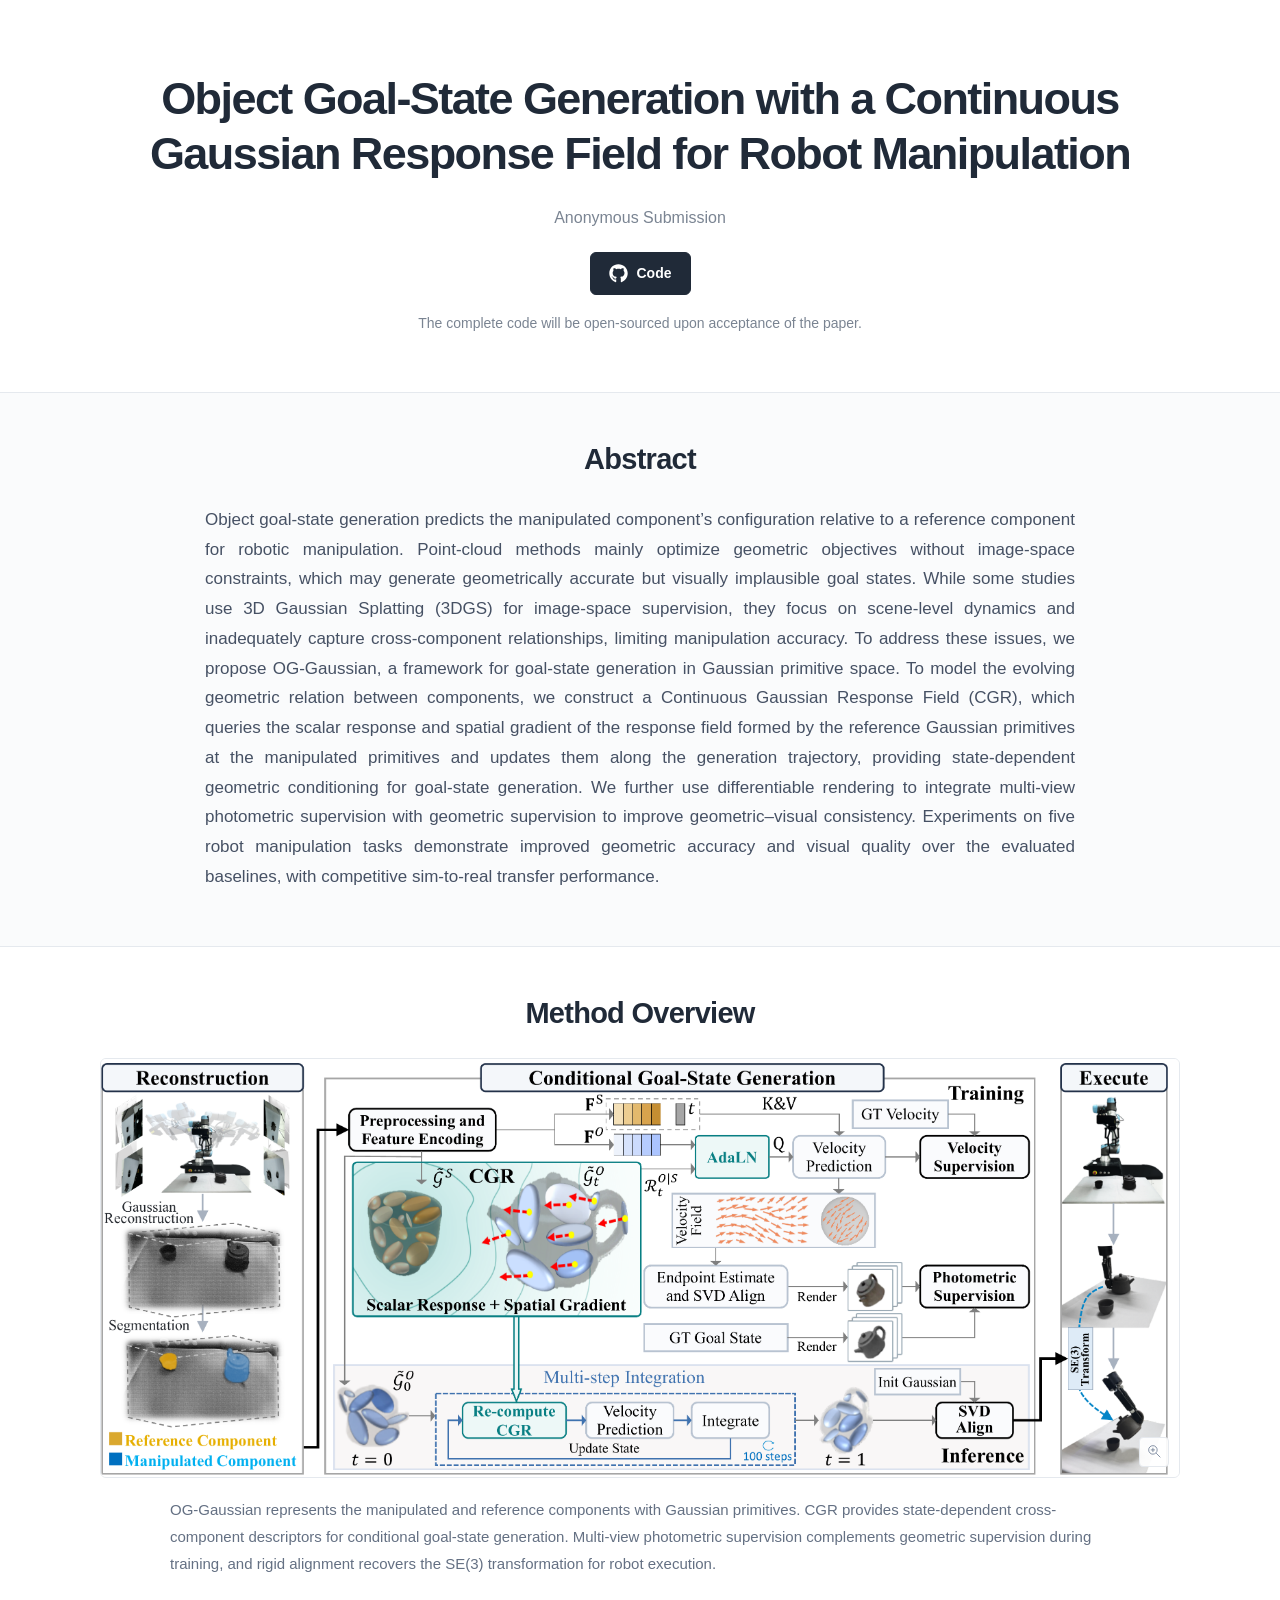
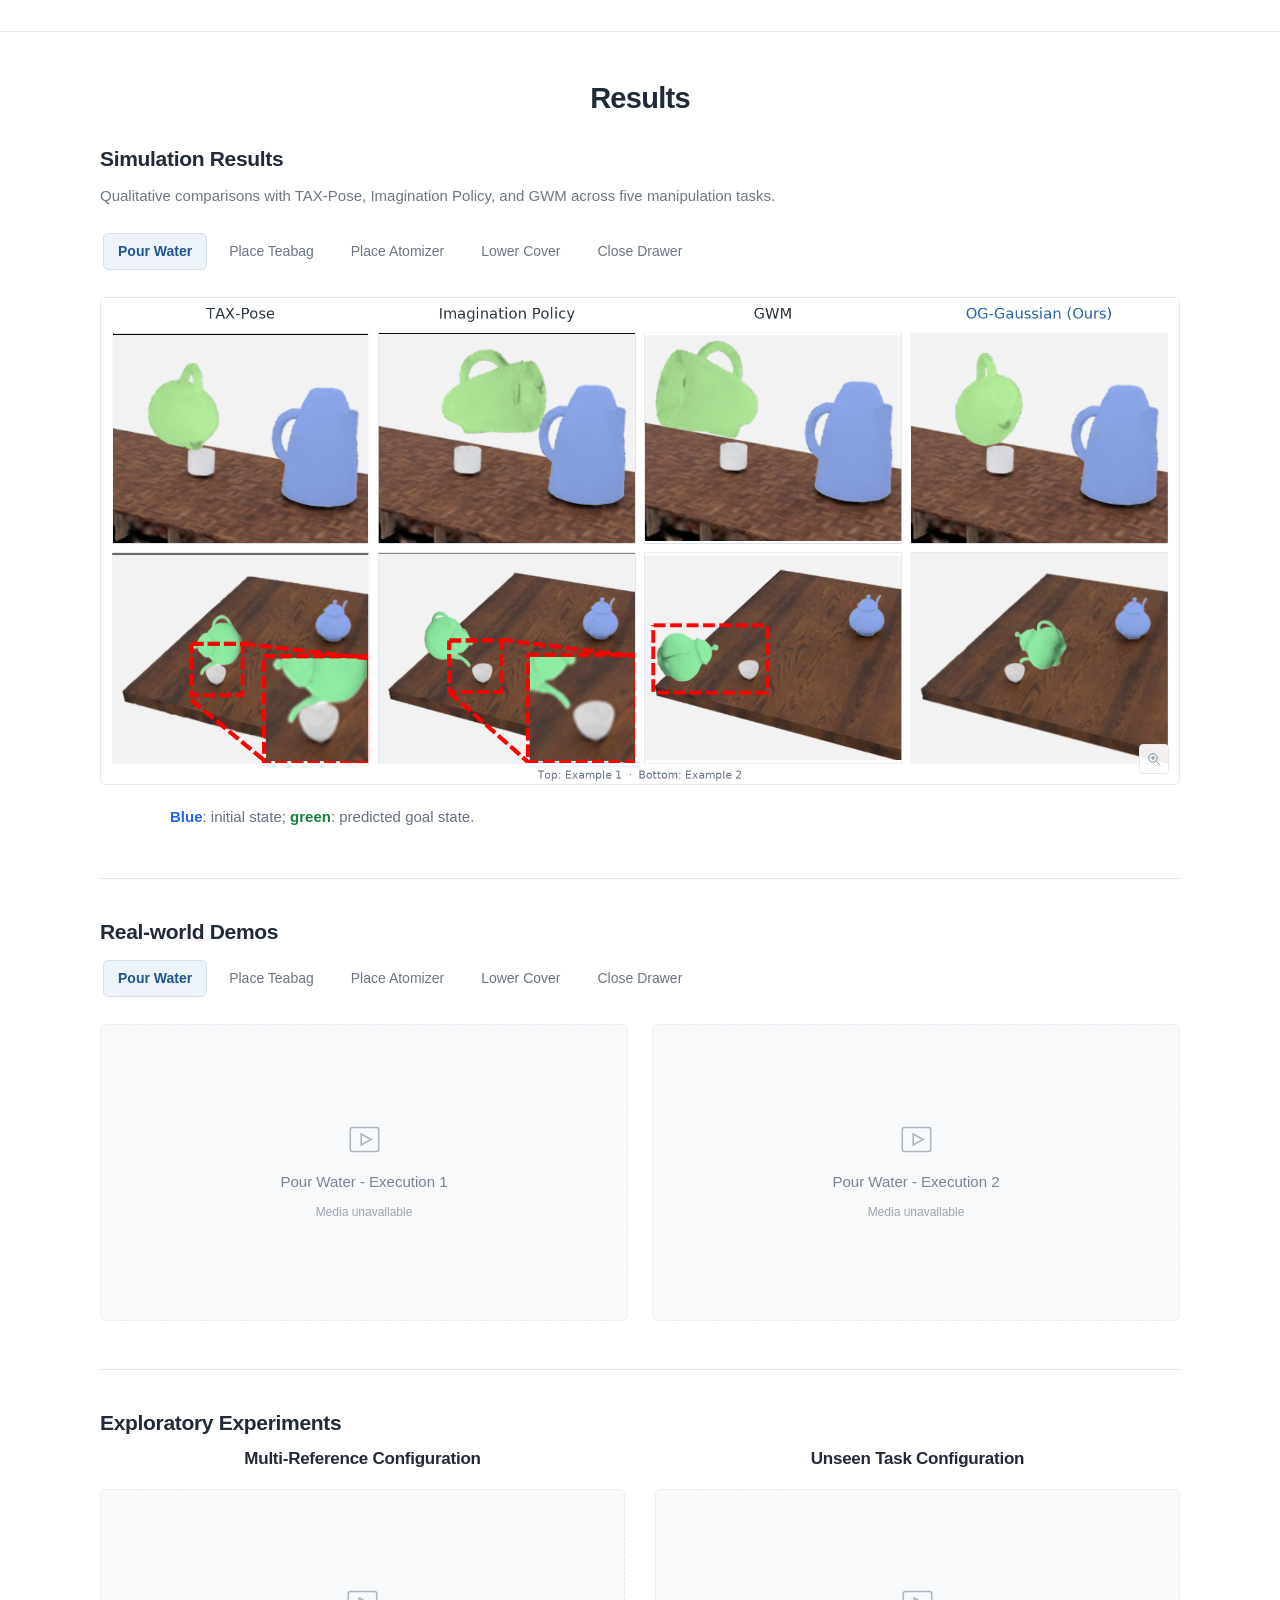
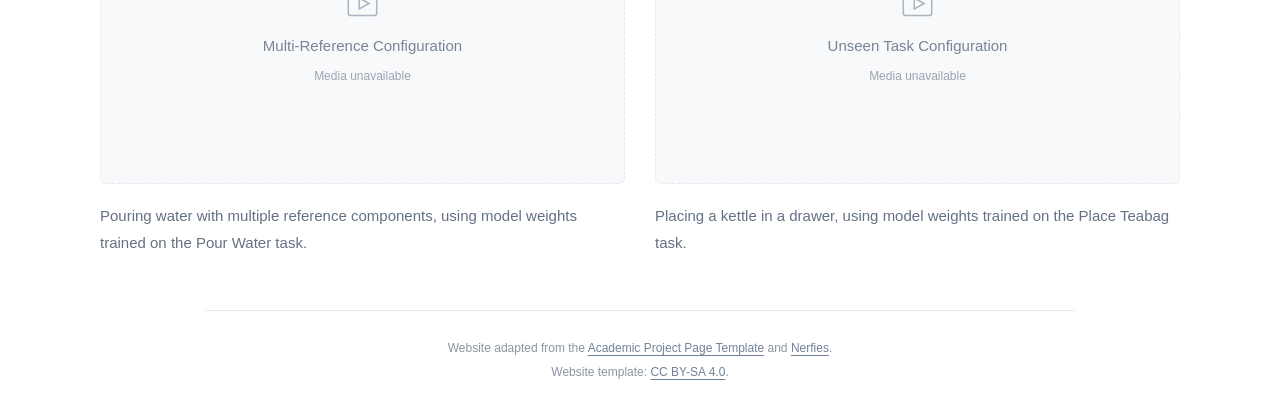
<file: index.html>
<!DOCTYPE html>
<html lang="en">
<head>
  <meta charset="utf-8">
  <meta name="viewport" content="width=device-width, initial-scale=1">
  <meta name="description" content="OG-Gaussian: object goal-state generation with a Continuous Gaussian Response Field for robot manipulation. Anonymous submission.">
  <meta name="robots" content="noindex, nofollow, noarchive">
  <meta name="referrer" content="no-referrer">
  <meta name="theme-color" content="#ffffff">
  <title>OG-Gaussian | Anonymous Submission</title>
  <link rel="icon" type="image/svg+xml" href="static/images/favicon.svg">
  <link rel="stylesheet" href="static/css/index.css?v=20261118-2">
  <!-- Edit content.js to connect the anonymous code repository and all media. -->
  <script defer src="static/js/content.js?v=20261120"></script>
  <script defer src="static/js/index.js?v=20261118-3"></script>
</head>
<body>
  <a class="skip-link" href="#abstract">Skip to content</a>
  <main>
    <!-- 1. Title and anonymous code link. No author or affiliation information. -->
    <header class="paper-header page-width" id="top">
      <h1>Object Goal-State Generation with a Continuous Gaussian Response Field for Robot Manipulation</h1>
      <p class="submission-status">Anonymous Submission</p>
      <a class="code-link" id="code-link" href="https://anonymous.4open.science/r/OG-Gaussian_code-47EC/" target="_self" rel="noopener noreferrer">
        <!-- GitHub icon: Font Awesome Free 5.15.1, CC BY 4.0, https://fontawesome.com/license/free -->
        <svg class="github-icon" viewBox="0 0 496 512" fill="currentColor" aria-hidden="true" focusable="false">
          <path d="M165.9 397.4c0 2-2.3 3.6-5.2 3.6-3.3.3-5.6-1.3-5.6-3.6 0-2 2.3-3.6 5.2-3.6 3-.3 5.6 1.3 5.6 3.6zm-31.1-4.5c-.7 2 1.3 4.3 4.3 4.9 2.6 1 5.6 0 6.2-2s-1.3-4.3-4.3-5.2c-2.6-.7-5.5.3-6.2 2.3zm44.2-1.7c-2.9.7-4.9 2.6-4.6 4.9.3 2 2.9 3.3 5.9 2.6 2.9-.7 4.9-2.6 4.6-4.6-.3-1.9-3-3.2-5.9-2.9zM244.8 8C106.1 8 0 113.3 0 252c0 110.9 69.8 205.8 169.5 239.2 12.8 2.3 17.3-5.6 17.3-12.1 0-6.2-.3-40.4-.3-61.4 0 0-70 15-84.7-29.8 0 0-11.4-29.1-27.8-36.6 0 0-22.9-15.7 1.6-15.4 0 0 24.9 2 38.6 25.8 21.9 38.6 58.6 27.5 72.9 20.9 2.3-16 8.8-27.1 16-33.7-55.9-6.2-112.3-14.3-112.3-110.5 0-27.5 7.6-41.3 23.6-58.9-2.6-6.5-11.1-33.3 2.6-67.9 20.9-6.5 69 27 69 27 20-5.6 41.5-8.5 62.8-8.5s42.8 2.9 62.8 8.5c0 0 48.1-33.6 69-27 13.7 34.7 5.2 61.4 2.6 67.9 16 17.7 25.8 31.5 25.8 58.9 0 96.5-58.9 104.2-114.8 110.5 9.2 7.9 17 22.9 17 46.4 0 33.7-.3 75.4-.3 83.6 0 6.5 4.6 14.4 17.3 12.1C428.2 457.8 496 362.9 496 252 496 113.3 383.5 8 244.8 8zM97.2 352.9c-1.3 1-1 3.3.7 5.2 1.6 1.6 3.9 2.3 5.2 1 1.3-1 1-3.3-.7-5.2-1.6-1.6-3.9-2.3-5.2-1zm-10.8-8.1c-.7 1.3.3 2.9 2.3 3.9 1.6 1 3.6.7 4.3-.7.7-1.3-.3-2.9-2.3-3.9-2-.6-3.6-.3-4.3.7zm32.4 35.6c-1.6 1.3-1 4.3 1.3 6.2 2.3 2.3 5.2 2.6 6.5 1 1.3-1.3.7-4.3-1.3-6.2-2.2-2.3-5.2-2.6-6.5-1zm-11.4-14.7c-1.6 1-1.6 3.6 0 5.9 1.6 2.3 4.3 3.3 5.6 2.3 1.6-1.3 1.6-3.9 0-6.2-1.4-2.3-4-3.3-5.6-2z"/>
        </svg>
        <span>Code</span>
      </a>
      <p class="code-release-note">The complete code will be open-sourced upon acceptance of the paper.</p>
    </header>

    <!-- 2. Abstract: text only. -->
    <section class="paper-section abstract-section" id="abstract" aria-labelledby="abstract-title">
      <div class="reading-width">
        <h2 id="abstract-title">Abstract</h2>
        <p class="abstract-text">Object goal-state generation predicts the manipulated component’s configuration relative to a reference component for robotic manipulation. Point-cloud methods mainly optimize geometric objectives without image-space constraints, which may generate geometrically accurate but visually implausible goal states. While some studies use 3D Gaussian Splatting (3DGS) for image-space supervision, they focus on scene-level dynamics and inadequately capture cross-component relationships, limiting manipulation accuracy. To address these issues, we propose OG-Gaussian, a framework for goal-state generation in Gaussian primitive space. To model the evolving geometric relation between components, we construct a Continuous Gaussian Response Field (CGR), which queries the scalar response and spatial gradient of the response field formed by the reference Gaussian primitives at the manipulated primitives and updates them along the generation trajectory, providing state-dependent geometric conditioning for goal-state generation. We further use differentiable rendering to integrate multi-view photometric supervision with geometric supervision to improve geometric–visual consistency. Experiments on five robot manipulation tasks demonstrate improved geometric accuracy and visual quality over the evaluated baselines, with competitive sim-to-real transfer performance.</p>
      </div>
    </section>

    <!-- 3. Static method figure. No CGR animation. -->
    <section class="paper-section" id="method" aria-labelledby="method-title">
      <div class="page-width">
        <h2 id="method-title">Method Overview</h2>
        <figure class="media-figure method-figure">
          <div class="media-slot method-slot" id="method-media">
            <div class="media-placeholder">
              <span class="placeholder-label">Method overview</span>
              <span class="placeholder-note">Figure forthcoming</span>
            </div>
          </div>
          <figcaption>OG-Gaussian represents the manipulated and reference components with Gaussian primitives. CGR provides state-dependent cross-component descriptors for conditional goal-state generation. Multi-view photometric supervision complements geometric supervision during training, and rigid alignment recovers the SE(3) transformation for robot execution.</figcaption>
        </figure>
      </div>
    </section>

    <!-- 4. Simulation comparisons and real-robot demos. No quantitative tables. -->
    <section class="paper-section" id="results" aria-labelledby="results-title">
      <div class="page-width">
        <h2 id="results-title">Results</h2>
        <div class="results-group">
          <h3>Simulation Results</h3>
          <p class="section-description">Qualitative comparisons with TAX-Pose, Imagination Policy, and GWM across five manipulation tasks.</p>
          <div class="task-gallery" id="simulation-gallery" aria-label="Simulation results">
            <div class="media-slot comparison-slot">
              <div class="media-placeholder">
                <span class="placeholder-label">Simulation comparisons</span>
                <span class="placeholder-note">Figures forthcoming</span>
              </div>
            </div>
          </div>
        </div>
        <div class="results-group">
          <h3>Real-world Demos</h3>
          <div class="task-gallery real-world-gallery" id="real-world-gallery" aria-label="Real-world demos">
            <div class="media-slot video-slot">
              <div class="media-placeholder">
                <span class="placeholder-label">Real-world manipulation</span>
                <span class="placeholder-note">Videos forthcoming</span>
              </div>
            </div>
          </div>
        </div>
        <!-- Exploratory examples, distinct from the main task demonstrations. -->
        <div class="results-group" id="toy-cases" aria-labelledby="toy-title">
          <h3 id="toy-title">Exploratory Experiments</h3>
          <div class="toy-grid">
            <article class="toy-case">
              <h4>Multi-Reference Configuration</h4>
              <figure class="media-figure">
                <div class="media-slot video-slot" id="multiple-references-media">
                  <div class="media-placeholder">
                    <span class="placeholder-label">Multi-Reference Configuration</span>
                    <span class="placeholder-note">Demo forthcoming</span>
                  </div>
                </div>
                <figcaption id="multiple-references-caption" hidden></figcaption>
              </figure>
            </article>
            <article class="toy-case">
              <h4>Unseen Task Configuration</h4>
              <figure class="media-figure">
                <div class="media-slot video-slot" id="unseen-tasks-media">
                  <div class="media-placeholder">
                    <span class="placeholder-label">Unseen Task Configuration</span>
                    <span class="placeholder-note">Demo forthcoming</span>
                  </div>
                </div>
                <figcaption id="unseen-tasks-caption" hidden></figcaption>
              </figure>
            </article>
          </div>
        </div>
      </div>
    </section>
  </main>
  <noscript><p class="noscript-message reading-width">Enable JavaScript to view task-specific images and videos.</p></noscript>
  <footer class="site-footer reading-width">
    <p>Website adapted from the <a href="https://github.com/eliahuhorwitz/Academic-project-page-template" target="_blank" rel="noopener noreferrer">Academic Project Page Template</a> and <a href="https://nerfies.github.io/" target="_blank" rel="noopener noreferrer">Nerfies</a>.</p>
    <p>Website template: <a href="https://creativecommons.org/licenses/by-sa/4.0/" target="_blank" rel="license noopener noreferrer">CC BY-SA 4.0</a>.</p>
  </footer>
  <dialog class="image-viewer" id="image-viewer" aria-label="Enlarged figure">
    <button class="viewer-close" id="viewer-close" type="button" aria-label="Close enlarged figure">×</button>
    <img id="viewer-image" alt="">
    <p id="viewer-caption"></p>
  </dialog>
</body>
</html>
</file>
<file: static/css/index.css>
:root {
  color-scheme: light;
  --ink: #202a38;
  --body: #465164;
  --muted: #7a8492;
  --accent: #2563a6;
  --line: #e5e9ee;
  --surface: #f7f9fb;
  font-family: Inter, "Helvetica Neue", Arial, sans-serif;
  font-synthesis: none;
  text-rendering: optimizeLegibility;
  -webkit-font-smoothing: antialiased;
}
* { box-sizing: border-box; }
html { scroll-behavior: smooth; }
body { margin: 0; color: var(--body); background: #fff; font-size: 17px; line-height: 1.75; }
[hidden] { display: none !important; }
button, a { -webkit-tap-highlight-color: transparent; }
button { font: inherit; }
a { color: var(--accent); text-underline-offset: 3px; }
a:hover { text-decoration-thickness: 2px; }
button:focus-visible, a:focus-visible, [tabindex="0"]:focus-visible { outline: 3px solid #77a6d8; outline-offset: 5px; }
.page-width { width: min(1080px, calc(100% - 64px)); margin-inline: auto; }
.reading-width { width: min(870px, calc(100% - 64px)); margin-inline: auto; }
.skip-link { position: absolute; top: 12px; left: 16px; padding: 8px 14px; background: #fff; transform: translateY(-160%); z-index: 10; }
.skip-link:focus { transform: translateY(0); }
.paper-header { padding: 72px 0 57px; text-align: center; }
.method-name { margin: 0 0 14px; color: var(--accent); font-size: 16px; font-weight: 700; letter-spacing: .08em; }
h1 { max-width: 1020px; margin: 0 auto; color: var(--ink); font-size: clamp(30px, 3.7vw, 45px); font-weight: 750; line-height: 1.22; letter-spacing: -.035em; text-wrap: balance; }
.submission-status { margin: 22px 0 20px; color: var(--muted); font-size: 16px; }
.code-release-note { margin: 16px 0 0; color: var(--muted); font-size: 14px; }
.code-link { display: inline-flex; align-items: center; justify-content: center; gap: 9px; min-height: 43px; padding: 7px 18px; border: 1px solid var(--ink); border-radius: 6px; background: var(--ink); color: #fff; font-size: 14px; font-weight: 600; line-height: 1.5; text-decoration: none; transition: background .16s, border-color .16s; }
.code-link:not([aria-disabled="true"]):hover { background: var(--accent); border-color: var(--accent); }
.code-link[aria-disabled="true"] { border-color: var(--line); background: var(--surface); color: #5c6777; cursor: default; }
.code-link svg { width: 19px; height: 19px; }
.paper-section { padding: 48px 0 54px; border-top: 1px solid var(--line); scroll-margin-top: 24px; }
.abstract-section { background: #fafbfc; }
h2 { margin: 0 0 26px; color: var(--ink); font-size: 29px; font-weight: 650; line-height: 1.3; letter-spacing: -.025em; text-align: center; }
h3 { margin: 0 0 10px; color: var(--ink); font-size: 21px; font-weight: 600; line-height: 1.4; letter-spacing: -.015em; }
.abstract-text { margin: 0; text-align: justify; }
.media-figure { margin: 0; }
figcaption { max-width: 940px; margin: 18px auto 0; color: #647083; font-size: 15px; line-height: 1.8; text-align: left; }
.state-color { font-weight: 600; }
.state-color--initial { color: #2563eb; }
.state-color--goal { color: #15803d; }
.media-slot { position: relative; display: grid; align-items: center; width: 100%; min-width: 0; overflow: hidden; border: 1px solid var(--line); border-radius: 6px; background: #fff; }
.media-slot.is-empty { border-style: dashed; background: var(--surface); }
.method-slot { min-height: 290px; }
.comparison-slot { min-height: 330px; }
.video-slot { aspect-ratio: 16 / 9; }
.media-placeholder { display: flex; align-items: center; justify-content: center; flex-direction: column; gap: 7px; width: 100%; height: 100%; min-height: inherit; padding: 38px 20px; background: var(--surface); text-align: center; }
.placeholder-icon { width: 35px; height: 35px; margin-bottom: 5px; color: #aab5c2; }
.placeholder-label { color: #778494; font-size: 15px; font-weight: 500; }
.placeholder-note { color: #9ba4b0; font-size: 12px; }
.image-trigger { position: relative; display: block; width: 100%; margin: 0; padding: 0; border: 0; background: #fff; cursor: zoom-in; }
.image-trigger img { display: block; width: 100%; height: auto; }
.image-trigger:focus-visible { outline-offset: -5px; }
.zoom-hint { position: absolute; right: 10px; bottom: 10px; display: grid; place-items: center; width: 30px; height: 30px; border: 1px solid var(--line); border-radius: 4px; background: rgb(255 255 255 / 92%); color: #60718a; }
.zoom-hint svg { width: 17px; height: 17px; }
.media-slot video { display: block; width: 100%; height: 100%; max-height: 75vh; object-fit: contain; background: #111722; }
.media-slot.has-media { min-height: 0; }
.results-group + .results-group { margin-top: 48px; padding-top: 38px; border-top: 1px solid var(--line); }
.section-description { max-width: 870px; margin: 0 0 21px; color: #6d7786; font-size: 15px; }
.task-tabs { display: flex; gap: 7px; margin-bottom: 18px; padding: 3px 3px 9px; overflow-x: auto; scrollbar-width: thin; }
.task-tab { flex: 0 0 auto; padding: 7px 14px; border: 1px solid transparent; border-radius: 5px; background: transparent; color: #6b7686; font-size: 14px; line-height: 1.5; cursor: pointer; transition: color .15s, background .15s; }
.task-tab:hover { background: var(--surface); color: var(--accent); }
.task-tab[aria-selected="true"] { border-color: #d3e0ee; background: #edf3f9; color: #20558e; font-weight: 600; }
.task-panel { outline: none; }
.real-world-gallery { max-width: 1080px; margin-inline: auto; }
.media-grid { display: grid; grid-template-columns: repeat(2, minmax(0, 1fr)); gap: 24px; }
.toy-grid { display: grid; grid-template-columns: repeat(2, minmax(0, 1fr)); gap: 30px; }
.toy-case h4 { margin: 0 0 18px; color: var(--ink); text-align: center; font-size: 17px; font-weight: 600; line-height: 1.4; letter-spacing: -.015em; }
.site-footer { padding: 24px 0 32px; border-top: 1px solid var(--line); color: #8b94a0; text-align: center; font-size: 12px; line-height: 1.7; }
.site-footer p { margin: 3px 0; }
.site-footer a { color: #718299; }
.noscript-message { padding: 20px 0; font-size: 14px; }
.image-viewer { width: fit-content; max-width: 96vw; max-height: 94vh; margin: auto; padding: 48px 20px 16px; border: 0; border-radius: 8px; background: #fff; box-shadow: 0 15px 80px rgb(0 0 0 / 20%); }
.image-viewer::backdrop { background: rgb(14 22 34 / 80%); }
.image-viewer img { display: block; max-width: 90vw; max-height: 76vh; margin: auto; object-fit: contain; }
.image-viewer p { max-width: 900px; margin: 12px auto 0; font-size: 14px; text-align: center; }
.image-viewer p:empty { display: none; }
.viewer-close { position: absolute; top: 5px; right: 8px; width: 36px; height: 36px; padding: 0; border: 0; background: transparent; color: #536074; font-size: 29px; line-height: 1; cursor: pointer; }
body.viewer-open { overflow: hidden; }
@media (max-width: 700px) {
  body { font-size: 16px; line-height: 1.8; }
  .page-width, .reading-width { width: calc(100% - 36px); }
  .paper-header { padding: 44px 0 37px; }
  h1 { font-size: clamp(27px, 5vw, 35px); line-height: 1.3; }
  .method-name { margin-bottom: 12px; font-size: 14px; }
  .submission-status { margin-top: 18px; font-size: 14px; }
  .paper-section { padding: 34px 0 39px; }
  h2 { margin-bottom: 23px; font-size: 25px; }
  h3 { font-size: 19px; }
  .abstract-text { text-align: left; }
  .method-slot { min-height: 190px; }
  .comparison-slot { min-height: 240px; }
  figcaption { margin-top: 13px; font-size: 14px; }
  .section-description { font-size: 14px; }
  .task-tabs { gap: 3px; margin-inline: -3px; }
  .task-tab { padding-inline: 11px; font-size: 13px; }
  .results-group + .results-group { margin-top: 33px; padding-top: 29px; }
  .toy-grid { grid-template-columns: 1fr; gap: 30px; }
  .site-footer { padding-bottom: 24px; font-size: 11px; }
}
@media (prefers-reduced-motion: reduce) {
  html { scroll-behavior: auto; }
  *, *::before, *::after { transition: none !important; }
}
</file>
